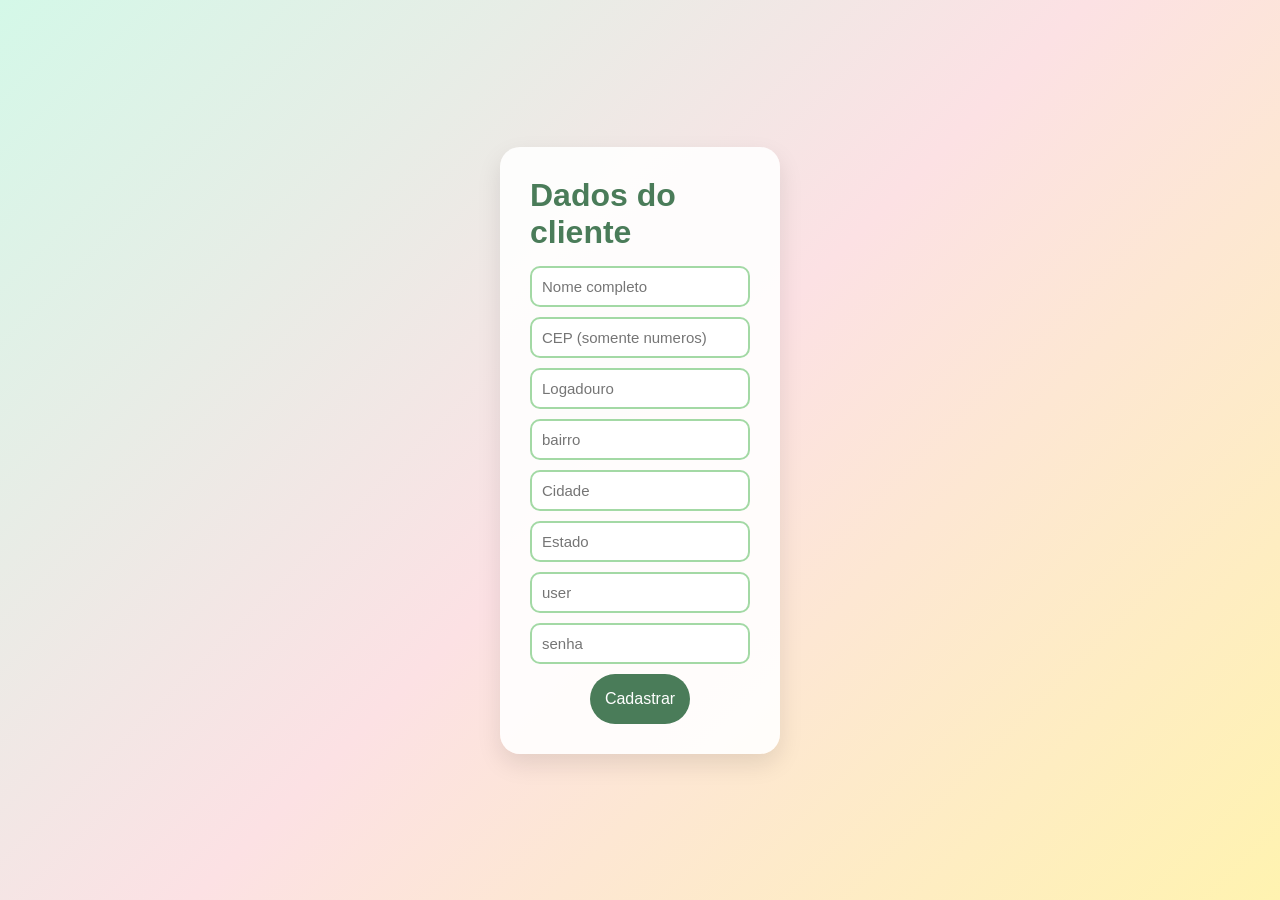
<file: index.html>
<!DOCTYPE html>
<html lang="en">
<head>
    <meta charset="UTF-8">
    <meta http-equiv="X-UA-Compatible" content="IE=edge">
    <meta name="viewport" content="width=device-width, initial-scale=1.0">
    <link rel="stylesheet" href="style.css">
    <title>TECH STORE LOGIN</title>
</head>
<body class="bg-login">
    <div class="container form-container"">
        <h1>Dados do cliente</h1>
        <form class="frmi" id="formCadastro">
            <input type="text" id="nome" placeholder="Nome completo" required>
            <input type="text" id="cep" placeholder="CEP (somente numeros)" maxlength="8" required>
            <input type="text" id="logradouro" placeholder="Logadouro" required>
            <input type="text" id="bairro" placeholder="bairro" required>
            <input type="text" id="cidade" placeholder="Cidade" required>
            <input type="text" id="estado" placeholder="Estado" required>
            <input type="text" id="user" placeholder="user" required>
            <input type="text" id="senha" placeholder="senha" required>

            <button type="submit" class="btn-primary">Cadastrar</button>
        </form>
        
    </div>

    <script src="script.js"></script>
</body>
</html>
</file>
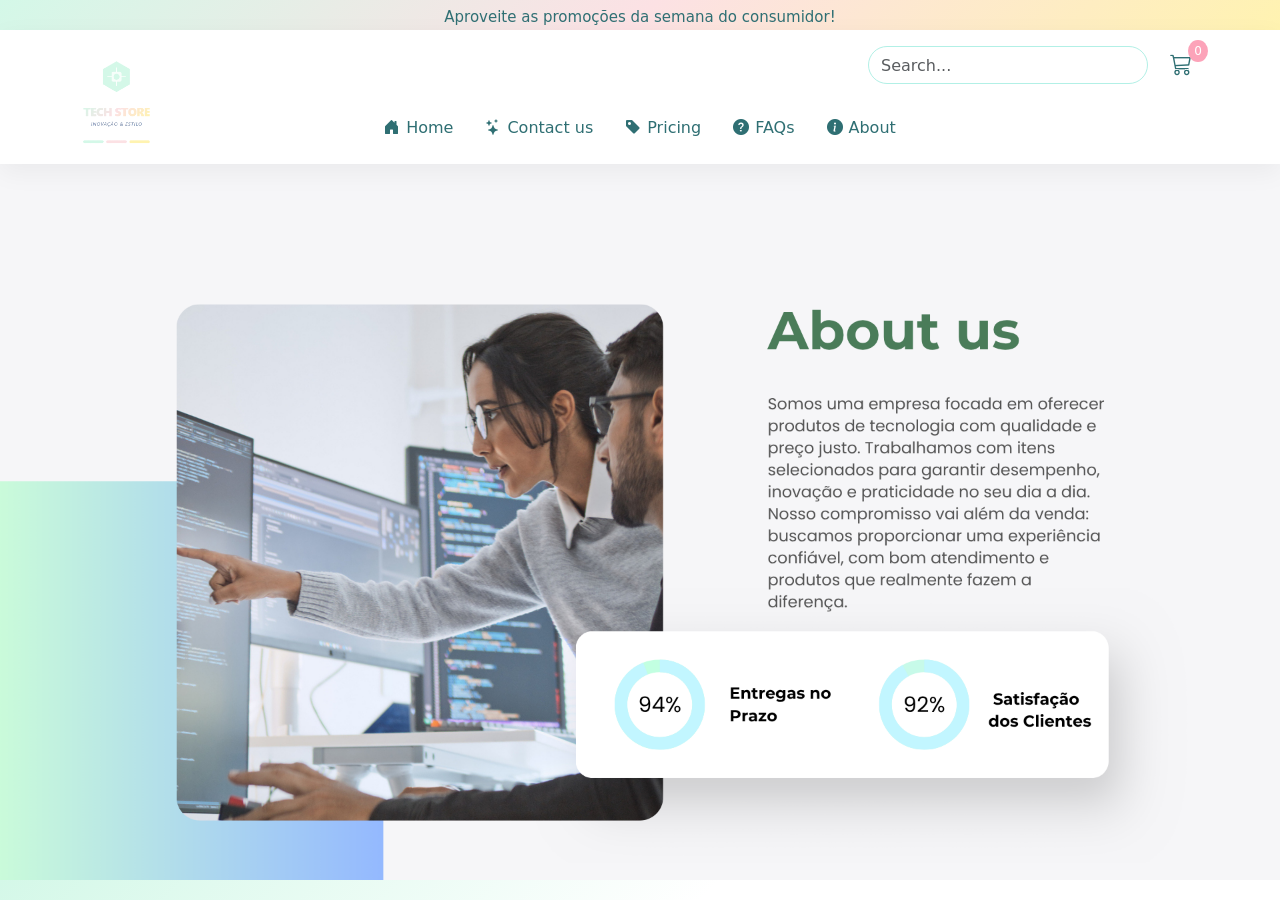
<file: about.html>
<!DOCTYPE html>
<html lang="en">
<head>
    <meta charset="UTF-8">
    <meta name="viewport" content="width=device-width, initial-scale=1.0">
    <title>ABOUT US</title>
    <link href="https://cdn.jsdelivr.net/npm/bootstrap@5.3.2/dist/css/bootstrap.min.css" rel="stylesheet">
    <link rel="stylesheet" href="home.css">
    <script src="https://cdn.jsdelivr.net/npm/bootstrap@5.3.2/dist/js/bootstrap.bundle.min.js"></script>
    <link rel="stylesheet" href="https://cdn.jsdelivr.net/npm/bootstrap-icons@1.11.3/font/bootstrap-icons.css">
</head>
<body>
        <!--
    ============================================================================
                                    HEADER PEQUENO GRADIENTE
    ==========================================================================
    -->
    <div class="headeramarelo">
        <p>Aproveite as promoções da semana do consumidor!</p>
      </div>
  
      <!--
      ============================================================================
                                      HEADER GRANDE INICIAL
      ==========================================================================
      -->
     <header class="p-3 header-pet">
  <div class="container position-relative">

    <!-- LINHA DE CIMA -->
    <div class="d-flex justify-content-end mb-4">
      <div class="d-flex align-items-center gap-3">

        <input type="search" class="form-control search-bar" placeholder="Search...">

        <!-- CARRINHO -->
        <button class="cart-icon" id="abrir-carrinho">
          <i class="bi bi-cart3"></i>
          <span id="contador">0</span>
        </button>

      </div>
    </div>

    <!-- LOGO CENTRAL -->
    <div class="logo-centro text-center">
      <img src="img/logotech.png" class="logo-central-img" alt="Logo tech store">
    </div>

    <!-- MENU DE BAIXO -->
    <ul class="nav justify-content-center mt-4">

      <li class="nav-item">
        <a class="nav-link" href="home.html">
          <i class="bi bi-house-door-fill"></i> Home
        </a>
      </li>

      <li class="nav-item">
        <a class="nav-link" href="contactus.html">
          <i class="bi bi-stars"></i> Contact us
        </a>
      </li>

      <li class="nav-item">
        <a class="nav-link" href="pricing.html">
          <i class="bi bi-tag-fill"></i> Pricing
        </a>
      </li>

      <li class="nav-item">
        <a class="nav-link" href="faqs.html">
          <i class="bi bi-question-circle-fill"></i> FAQs
        </a>
      </li>

      <li class="nav-item">
        <a class="nav-link" href="about.html">
          <i class="bi bi-info-circle-fill"></i> About
        </a>
      </li>

    </ul>

  </div>
</header>

    <img src="img/abtimg.png" class="aboutimg">

    

    

    
    <script src="carrinho.js"></script>

</body>
</html>
</file>
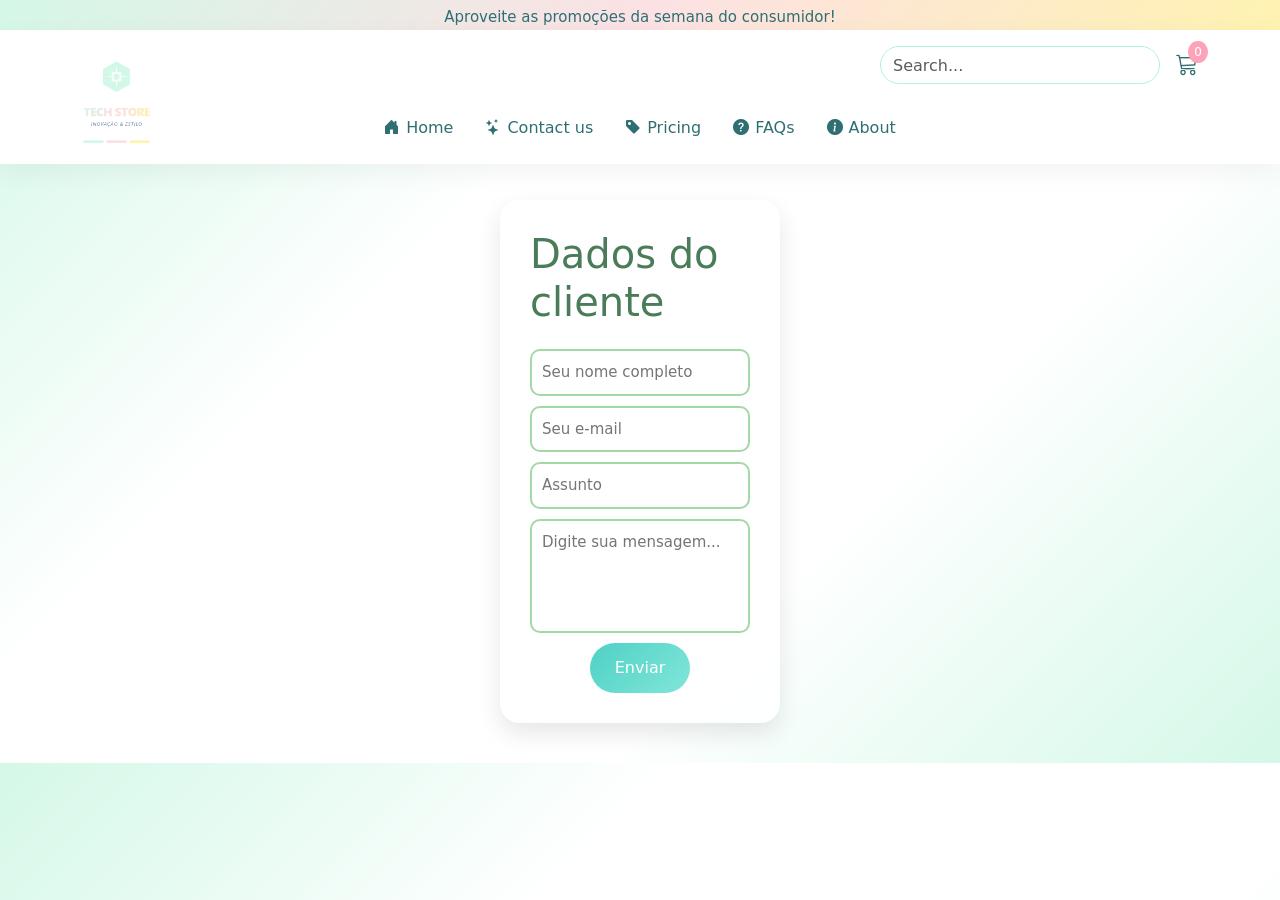
<file: contactus.html>
<!DOCTYPE html>
<html lang="en">
<head>
  <meta charset="UTF-8">
  <meta name="viewport" content="width=device-width, initial-scale=1.0">
  <title>FAQs</title>

  <link href="https://cdn.jsdelivr.net/npm/bootstrap@5.3.2/dist/css/bootstrap.min.css" rel="stylesheet">
  <link rel="stylesheet" href="https://cdn.jsdelivr.net/npm/bootstrap-icons@1.11.3/font/bootstrap-icons.css">
  <link rel="stylesheet" href="home.css">
  <link rel="stylesheet" href="style.css">

</head>

<body>

  <!-- HEADER PEQUENO -->
  <div class="headeramarelo">
    <p>Aproveite as promoções da semana do consumidor!</p>
  </div>

  <!-- HEADER GRANDE -->
  <header class="p-3 header-pet">
    <div class="container position-relative">

      <!-- LINHA DE CIMA -->
      <div class="d-flex justify-content-end mb-4">
        <div class="d-flex align-items-center gap-3">

          <input type="search" class="form-control search-bar" placeholder="Search...">

          <button class="cart-icon">
            <i class="bi bi-cart3"></i>
            <span id="contador">0</span>
          </button>

        </div>
      </div>

      <!-- LOGO -->
      <div class="logo-centro text-center">
        <img src="img/logotech.png" class="logo-central-img" alt="Logo tech store">
      </div>

      <!-- MENU -->
      <ul class="nav justify-content-center mt-4">

        <li class="nav-item">
          <a class="nav-link" href="home.html">
            <i class="bi bi-house-door-fill"></i> Home
          </a>
        </li>

        <li class="nav-item">
          <a class="nav-link" href="contactus.html">
            <i class="bi bi-stars"></i> Contact us
          </a>
        </li>

        <li class="nav-item">
          <a class="nav-link" href="pricing.html">
            <i class="bi bi-tag-fill"></i> Pricing
          </a>
        </li>

        <li class="nav-item">
          <a class="nav-link" href="faqs.html">
            <i class="bi bi-question-circle-fill"></i> FAQs
          </a>
        </li>

        <li class="nav-item">
          <a class="nav-link" href="#">
            <i class="bi bi-info-circle-fill"></i> About
          </a>
        </li>

      </ul>

    </div>
  </header>

  <div class="container form-container">
        <h1>Dados do cliente</h1>
        <form class="frmi" id="formContato">

            <input type="text" id="nome" placeholder="Seu nome completo" required>

            <input type="email" id="email" placeholder="Seu e-mail" required>

            <input type="text" id="assunto" placeholder="Assunto" required>

            <textarea id="mensagem" placeholder="Digite sua mensagem..." rows="4" required></textarea>

            <button type="submit" class="btn-primary">Enviar</button>

        </form>
        
    </div>

</body>
</html>
</file>
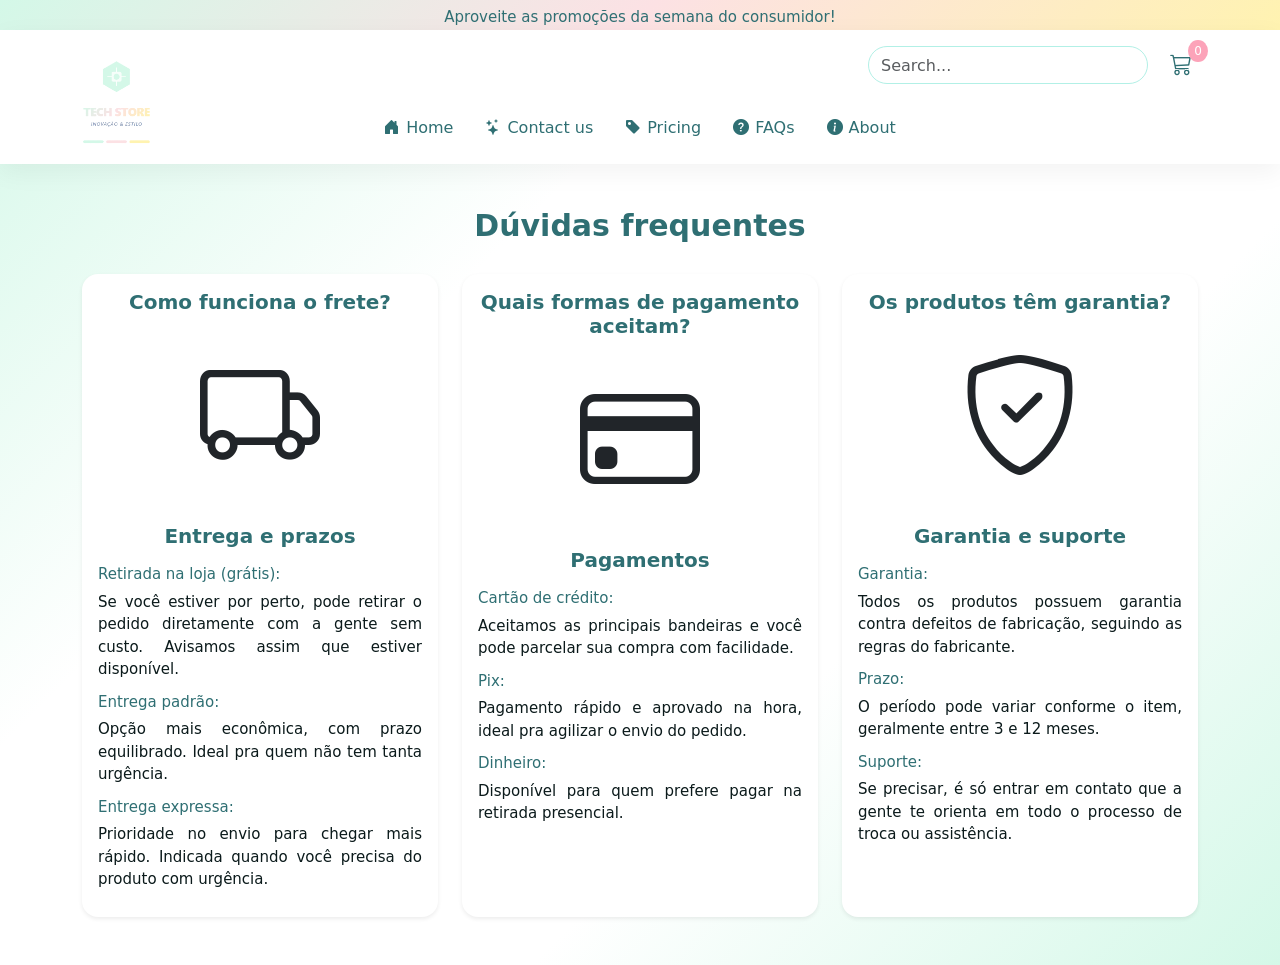
<file: faqs.html>
<!DOCTYPE html>
<html lang="en">
<head>
    <meta charset="UTF-8">
    <meta name="viewport" content="width=device-width, initial-scale=1.0">
    <title>FAQs</title>
    <link href="https://cdn.jsdelivr.net/npm/bootstrap@5.3.2/dist/css/bootstrap.min.css" rel="stylesheet">
    <link rel="stylesheet" href="home.css">
    <script src="https://cdn.jsdelivr.net/npm/bootstrap@5.3.2/dist/js/bootstrap.bundle.min.js"></script>
    <link rel="stylesheet" href="https://cdn.jsdelivr.net/npm/bootstrap-icons@1.11.3/font/bootstrap-icons.css">
</head>
<body>
        <!--
    ============================================================================
                                    HEADER PEQUENO GRADIENTE
    ==========================================================================
    -->
    <div class="headeramarelo">
        <p>Aproveite as promoções da semana do consumidor!</p>
      </div>
  
      <!--
      ============================================================================
                                      HEADER GRANDE INICIAL
      ==========================================================================
      -->
     <header class="p-3 header-pet">
  <div class="container position-relative">

    <!-- LINHA DE CIMA -->
    <div class="d-flex justify-content-end mb-4">
      <div class="d-flex align-items-center gap-3">

        <input type="search" class="form-control search-bar" placeholder="Search...">

        <!-- CARRINHO -->
        <button class="cart-icon" id="abrir-carrinho">
          <i class="bi bi-cart3"></i>
          <span id="contador">0</span>
        </button>

      </div>
    </div>

    <!-- LOGO CENTRAL -->
    <div class="logo-centro text-center">
      <img src="img/logotech.png" class="logo-central-img" alt="Logo tech store">
    </div>

    <!-- MENU DE BAIXO -->
    <ul class="nav justify-content-center mt-4">

      <li class="nav-item">
        <a class="nav-link" href="home.html">
          <i class="bi bi-house-door-fill"></i> Home
        </a>
      </li>

      <li class="nav-item">
        <a class="nav-link" href="contactus.html">
          <i class="bi bi-stars"></i> Contact us
        </a>
      </li>

      <li class="nav-item">
        <a class="nav-link" href="pricing.html">
          <i class="bi bi-tag-fill"></i> Pricing
        </a>
      </li>

      <li class="nav-item">
        <a class="nav-link" href="faqs.html">
          <i class="bi bi-question-circle-fill"></i> FAQs
        </a>
      </li>

      <li class="nav-item">
        <a class="nav-link" href="javascript:void(0)">
          <i class="bi bi-info-circle-fill"></i> About
        </a>
      </li>

    </ul>

  </div>
</header>


    <!-- ======================================================
                CARDS COM  DUVIDAS FREQUENCIAS 
====================================================== -->

    <section class="py-5">
    <div class="container">

        <h2 class="headertexto2">Dúvidas frequentes</h2>

        <div class="row row-cols-1 row-cols-md-2 row-cols-lg-3">

        <!-- card 1 -->
        <div class="col">
            <div class="card h-100 shadow-sm border-0 rounded-4">
            <div class="card-body d-flex flex-column">

                <h5 class="cardstexto">Como funciona o frete?</h5>
                <i class="bi bi-truck" style="font-size: 120px;"></i>
                <h5 class="cardstexto">Entrega e prazos</h5>

                <p class="texto_negrito_card_faqs">Retirada na loja (grátis):</p>
                <p class="texto_card_faqs">Se você estiver por perto, pode retirar o pedido diretamente com a gente sem custo. Avisamos assim que estiver disponível.</p>

                <p class="texto_negrito_card_faqs">Entrega padrão:</p>
                <p class="texto_card_faqs">Opção mais econômica, com prazo equilibrado. Ideal pra quem não tem tanta urgência.</p>

                <p class="texto_negrito_card_faqs">Entrega expressa:</p>
                <p class="texto_card_faqs">Prioridade no envio para chegar mais rápido. Indicada quando você precisa do produto com urgência.</p>

            </div>
            </div>
        </div>

        <!-- card 2 -->
        <div class="col">
            <div class="card h-100 shadow-sm border-0 rounded-4">
            <div class="card-body d-flex flex-column">

                <h5 class="cardstexto">Quais formas de pagamento aceitam?</h5>
                <i class="bi bi-credit-card" style="font-size: 120px;"></i>
                <h5 class="cardstexto">Pagamentos</h5>

                <p class="texto_negrito_card_faqs">Cartão de crédito:</p>
                <p class="texto_card_faqs">Aceitamos as principais bandeiras e você pode parcelar sua compra com facilidade.</p>

                <p class="texto_negrito_card_faqs">Pix:</p>
                <p class="texto_card_faqs">Pagamento rápido e aprovado na hora, ideal pra agilizar o envio do pedido.</p>

                <p class="texto_negrito_card_faqs">Dinheiro:</p>
                <p class="texto_card_faqs">Disponível para quem prefere pagar na retirada presencial.</p>

            </div>
            </div>
        </div>

        <!-- card 3 -->
        <div class="col">
            <div class="card h-100 shadow-sm border-0 rounded-4">
            <div class="card-body d-flex flex-column">

                <h5 class="cardstexto">Os produtos têm garantia?</h5>
                <i class="bi bi-shield-check" style="font-size: 120px;"></i>
                <h5 class="cardstexto">Garantia e suporte</h5>

                <p class="texto_negrito_card_faqs">Garantia:</p>
                <p class="texto_card_faqs">Todos os produtos possuem garantia contra defeitos de fabricação, seguindo as regras do fabricante.</p>

                <p class="texto_negrito_card_faqs">Prazo:</p>
                <p class="texto_card_faqs">O período pode variar conforme o item, geralmente entre 3 e 12 meses.</p>

                <p class="texto_negrito_card_faqs">Suporte:</p>
                <p class="texto_card_faqs">Se precisar, é só entrar em contato que a gente te orienta em todo o processo de troca ou assistência.</p>

            </div>
            </div>
        </div>

        </div>
    </div>
    </section>

   <!-- ======================== CARRINHO ====================== -->

    <div id="overlay"></div>  

    <div id="carrinho-lateral">

        <div class="carrinho-header">
            <h5>Seu Carrinho</h5>
            <button id="fechar-carrinho">✖</button>
        </div>

        <div id="lista-carrinho"></div>

        <div class="carrinho-footer">
            <strong>Total: R$ <span id="total">0.00</span></strong>
        </div>

        <button class="btn-primary">Pagar</button>

    </div>

    
    <script src="carrinho.js"></script>

</body>
</html>
</file>
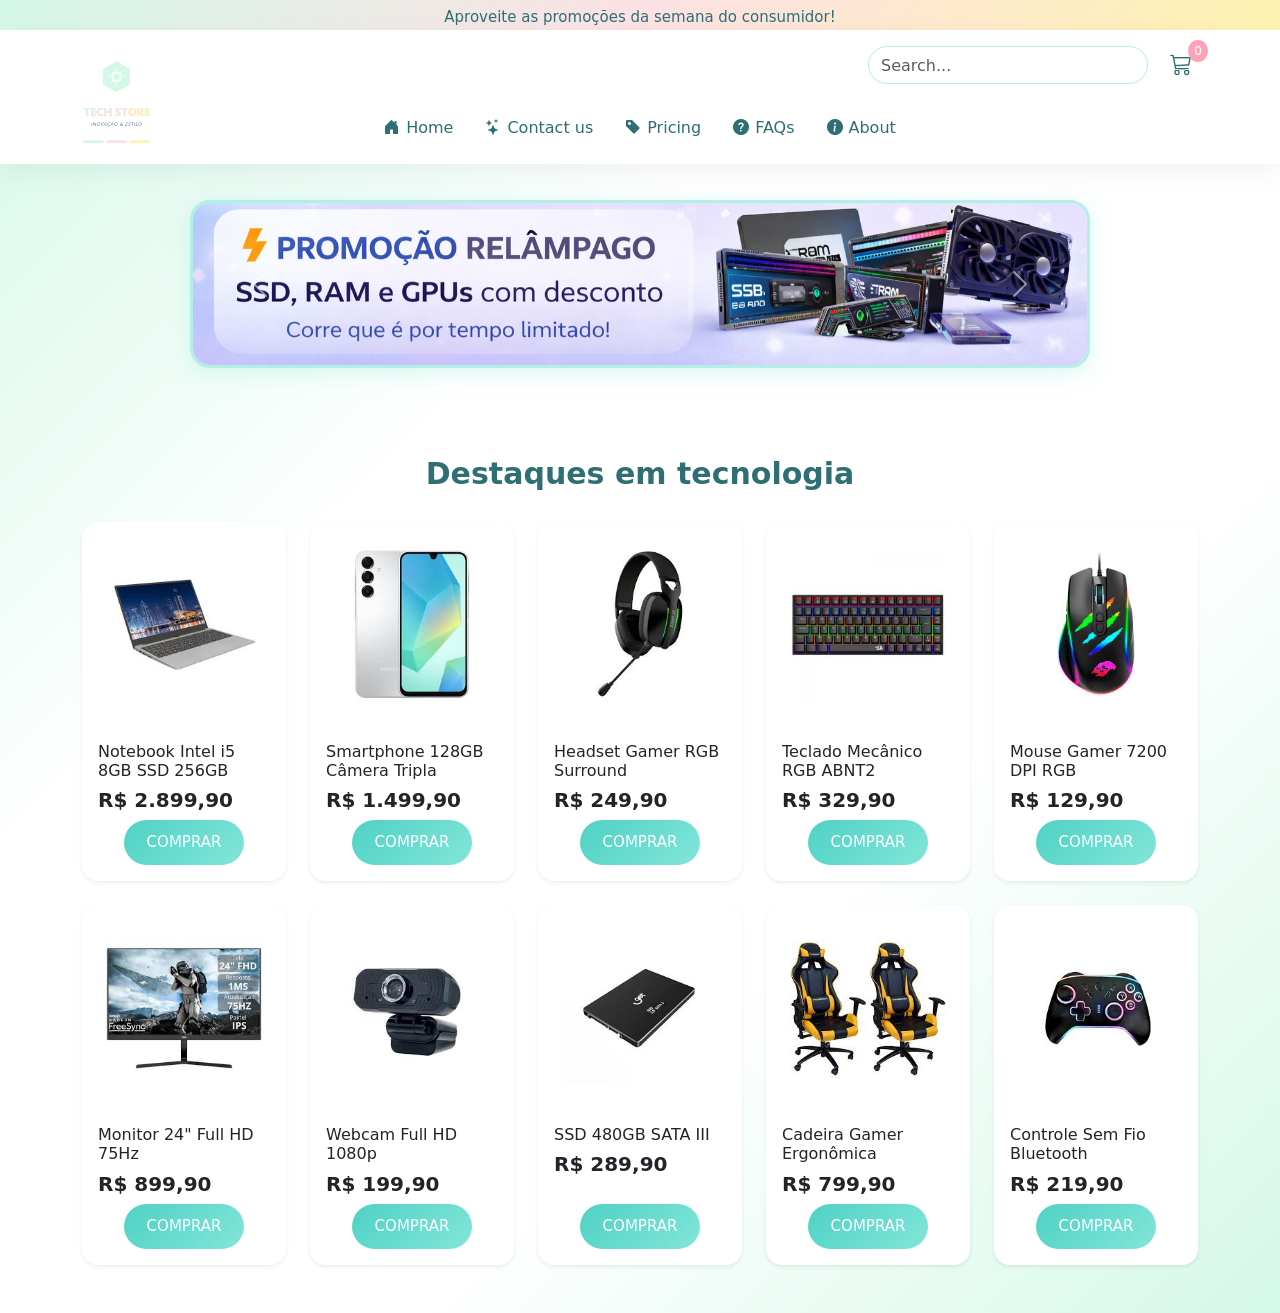
<file: home.html>
<!DOCTYPE html>
<html lang="en">
  <head>
    <meta charset="UTF-8">
    <meta http-equiv="X-UA-Compatible" content="IE=edge">
    <meta name="viewport" content="width=device-width, initial-scale=1.0">

    <link href="https://cdn.jsdelivr.net/npm/bootstrap@5.3.2/dist/css/bootstrap.min.css" rel="stylesheet">
    <link rel="stylesheet" href="home.css">
    <script src="https://cdn.jsdelivr.net/npm/bootstrap@5.3.2/dist/js/bootstrap.bundle.min.js"></script>
    <link rel="stylesheet" href="https://cdn.jsdelivr.net/npm/bootstrap-icons@1.11.3/font/bootstrap-icons.css">

    <title>Document</title>
</head>
<body>
    <!--
    ============================================================================
                                    HEADER PEQUENO GRADIENTE
    ==========================================================================
    -->
    <div class="headeramarelo">
        <p>Aproveite as promoções da semana do consumidor!</p>
      </div>
  
      <!--
      ============================================================================
                                      HEADER GRANDE INICIAL
      ==========================================================================
      -->
     <header class="p-3 header-pet">
  <div class="container position-relative">

    <!-- LINHA DE CIMA -->
    <div class="d-flex justify-content-end mb-4">
      <div class="d-flex align-items-center gap-3">

        <input type="search" class="form-control search-bar" placeholder="Search...">

        <!-- CARRINHO -->
        <button class="cart-icon" id="abrir-carrinho">
          <i class="bi bi-cart3"></i>
          <span id="contador">0</span>
        </button>

      </div>
    </div>

    <!-- LOGO CENTRAL -->
    <div class="logo-centro text-center">
      <img src="img/logotech.png" class="logo-central-img" alt="Logo tech store">
    </div>

    <!-- MENU DE BAIXO -->
    <ul class="nav justify-content-center mt-4">

      <li class="nav-item">
        <a class="nav-link" href="home.html">
          <i class="bi bi-house-door-fill"></i> Home
        </a>
      </li>

      <li class="nav-item">
        <a class="nav-link" href="contactus.html">
          <i class="bi bi-stars"></i> Contact us
        </a>
      </li>

      <li class="nav-item">
        <a class="nav-link" href="pricing.html">
          <i class="bi bi-tag-fill"></i> Pricing
        </a>
      </li>

      <li class="nav-item">
        <a class="nav-link" href="faqs.html">
          <i class="bi bi-question-circle-fill"></i> FAQs
        </a>
      </li>

      <li class="nav-item">
        <a class="nav-link" href="about.html">
          <i class="bi bi-info-circle-fill"></i> About
        </a>
      </li>

    </ul>

  </div>
</header>

<!-- 
========================= CARROSEL DE IMGS ===========================
======================================================================-->
<div class="carousel-wrapper">  

  <div id="carouselExampleControls" class="carousel slide" data-bs-ride="carousel">
    <div class="carousel-inner">

      <div class="carousel-item active">
        <img src="img/hd3.png" class="d-block w-100" alt="Banner 1">
      </div>

      <div class="carousel-item">
        <img src="img/hd2.png" class="d-block w-100" alt="Banner 2">
      </div>

      <div class="carousel-item">
        <img src="img/hd1.png" class="d-block w-100" alt="Banner 3">
      </div>

    </div>

    <button class="carousel-control-prev" type="button"
            data-bs-target="#carouselExampleControls"
            data-bs-slide="prev">
      <span class="carousel-control-prev-icon"></span>
    </button>

    <button class="carousel-control-next" type="button"
            data-bs-target="#carouselExampleControls"
            data-bs-slide="next">
      <span class="carousel-control-next-icon"></span>
    </button>

  </div>

</div> 

    <!-- ======================================================
                SEÇÃO FAVORITOS (estilo Album)
====================================================== -->

    <section class="py-5">
    <div class="container">

        <h2 class="headertexto2">Destaques em tecnologia</h2>

        <div class="row row-cols-1 row-cols-sm-2 row-cols-md-3 row-cols-lg-5 g-4">

        <!-- PRODUTO 1 -->
        <div class="col">
            <div class="card h-100 shadow-sm border-0 rounded-4">
            <img src="img/1.jpg" class="card-img-top p-4" alt="Notebook">
            <div class="card-body d-flex flex-column">
                <h6 class="card-title">Notebook Intel i5 8GB SSD 256GB</h6>
                <h5 class="fw-bold">R$ 2.899,90</h5>
                <div class="mt-auto">
                <button class="btn-primary btn-comprar"
                    data-nome="Notebook Intel i5 8GB SSD 256GB"
                    data-preco="2899.90">
                    COMPRAR
                </button>
                </div>
            </div>
            </div>
        </div>

        <!-- PRODUTO 2 -->
        <div class="col">
            <div class="card h-100 shadow-sm border-0 rounded-4">
            <img src="img/2.jpg" class="card-img-top p-4" alt="Smartphone">
            <div class="card-body d-flex flex-column">
                <h6 class="card-title">Smartphone 128GB Câmera Tripla</h6>
                <h5 class="fw-bold">R$ 1.499,90</h5>
                <div class="mt-auto">
                <button class="btn-primary btn-comprar"
                    data-nome="Smartphone 128GB Câmera Tripla"
                    data-preco="1499.90">
                    COMPRAR
                </button>
                </div>
            </div>
            </div>
        </div>

        <!-- PRODUTO 3 -->
        <div class="col">
            <div class="card h-100 shadow-sm border-0 rounded-4">
            <img src="img/3.jpg" class="card-img-top p-4" alt="Headset Gamer">
            <div class="card-body d-flex flex-column">
                <h6 class="card-title">Headset Gamer RGB Surround</h6>
                <h5 class="fw-bold">R$ 249,90</h5>
                <div class="mt-auto">
                <button class="btn-primary btn-comprar"
                    data-nome="Headset Gamer RGB Surround"
                    data-preco="249.90">
                    COMPRAR
                </button>
                </div>
            </div>
            </div>
        </div>

        <!-- PRODUTO 4 -->
        <div class="col">
            <div class="card h-100 shadow-sm border-0 rounded-4">
            <img src="img/4.jpg" class="card-img-top p-4" alt="Teclado Mecânico">
            <div class="card-body d-flex flex-column">
                <h6 class="card-title">Teclado Mecânico RGB ABNT2</h6>
                <h5 class="fw-bold">R$ 329,90</h5>
                <div class="mt-auto">
                <button class="btn-primary btn-comprar"
                    data-nome="Teclado Mecânico RGB ABNT2"
                    data-preco="329.90">
                    COMPRAR
                </button>
                </div>
            </div>
            </div>
        </div>

        <!-- PRODUTO 5 -->
        <div class="col">
            <div class="card h-100 shadow-sm border-0 rounded-4">
            <img src="img/5.jpg" class="card-img-top p-4" alt="Mouse Gamer">
            <div class="card-body d-flex flex-column">
                <h6 class="card-title">Mouse Gamer 7200 DPI RGB</h6>
                <h5 class="fw-bold">R$ 129,90</h5>
                <div class="mt-auto">
                <button class="btn-primary btn-comprar"
                    data-nome="Mouse Gamer 7200 DPI RGB"
                    data-preco="129.90">
                    COMPRAR
                </button>
                </div>
            </div>
            </div>
        </div>

          <!-- PRODUTO 6 -->
  <div class="col">
    <div class="card h-100 shadow-sm border-0 rounded-4">
      <img src="img/6.jpg" class="card-img-top p-4" alt="Monitor">
      <div class="card-body d-flex flex-column">
        <h6 class="card-title">Monitor 24" Full HD 75Hz</h6>
        <h5 class="fw-bold">R$ 899,90</h5>
        <div class="mt-auto">
          <button class="btn-primary btn-comprar"
            data-nome="Monitor 24 Full HD 75Hz"
            data-preco="899.90">
            COMPRAR
          </button>
        </div>
      </div>
    </div>
  </div>

  <!-- PRODUTO 7 -->
  <div class="col">
    <div class="card h-100 shadow-sm border-0 rounded-4">
      <img src="img/7.jpg" class="card-img-top p-4" alt="Webcam">
      <div class="card-body d-flex flex-column">
        <h6 class="card-title">Webcam Full HD 1080p</h6>
        <h5 class="fw-bold">R$ 199,90</h5>
        <div class="mt-auto">
          <button class="btn-primary btn-comprar"
            data-nome="Webcam Full HD 1080p"
            data-preco="199.90">
            COMPRAR
          </button>
        </div>
      </div>
    </div>
  </div>

  <!-- PRODUTO 8 -->
  <div class="col">
    <div class="card h-100 shadow-sm border-0 rounded-4">
      <img src="img/8.jpg" class="card-img-top p-4" alt="SSD">
      <div class="card-body d-flex flex-column">
        <h6 class="card-title">SSD 480GB SATA III</h6>
        <h5 class="fw-bold">R$ 289,90</h5>
        <div class="mt-auto">
          <button class="btn-primary btn-comprar"
            data-nome="SSD 480GB SATA III"
            data-preco="289.90">
            COMPRAR
          </button>
        </div>
      </div>
    </div>
  </div>

  <!-- PRODUTO 9 -->
  <div class="col">
    <div class="card h-100 shadow-sm border-0 rounded-4">
      <img src="img/9.jpg" class="card-img-top p-4" alt="Cadeira Gamer">
      <div class="card-body d-flex flex-column">
        <h6 class="card-title">Cadeira Gamer Ergonômica</h6>
        <h5 class="fw-bold">R$ 799,90</h5>
        <div class="mt-auto">
          <button class="btn-primary btn-comprar"
            data-nome="Cadeira Gamer Ergonômica"
            data-preco="799.90">
            COMPRAR
          </button>
        </div>
      </div>
    </div>
  </div>

  <!-- PRODUTO 10 -->
  <div class="col">
    <div class="card h-100 shadow-sm border-0 rounded-4">
      <img src="img/10.jpg" class="card-img-top p-4" alt="Controle">
      <div class="card-body d-flex flex-column">
        <h6 class="card-title">Controle Sem Fio Bluetooth</h6>
        <h5 class="fw-bold">R$ 219,90</h5>
        <div class="mt-auto">
          <button class="btn-primary btn-comprar"
            data-nome="Controle Sem Fio Bluetooth"
            data-preco="219.90">
            COMPRAR
          </button>
        </div>
      </div>
    </div>
  </div>

        </div>
    </div>
    </section>

   <!-- ======================== CARRINHO ====================== -->

    <div id="overlay"></div>  

    <div id="carrinho-lateral">

        <div class="carrinho-header">
            <h5>Seu Carrinho</h5>
            <button id="fechar-carrinho">✖</button>
        </div>

        <div id="lista-carrinho"></div>

        <div class="carrinho-footer">
            <strong>Total: R$ <span id="total">0.00</span></strong>
        </div>

        <button onclick="Pg_open()" class="btn-primary">Pagar</button>

    </div>

    
    <script src="carrinho.js">
      
    </script>
</body>
</file>
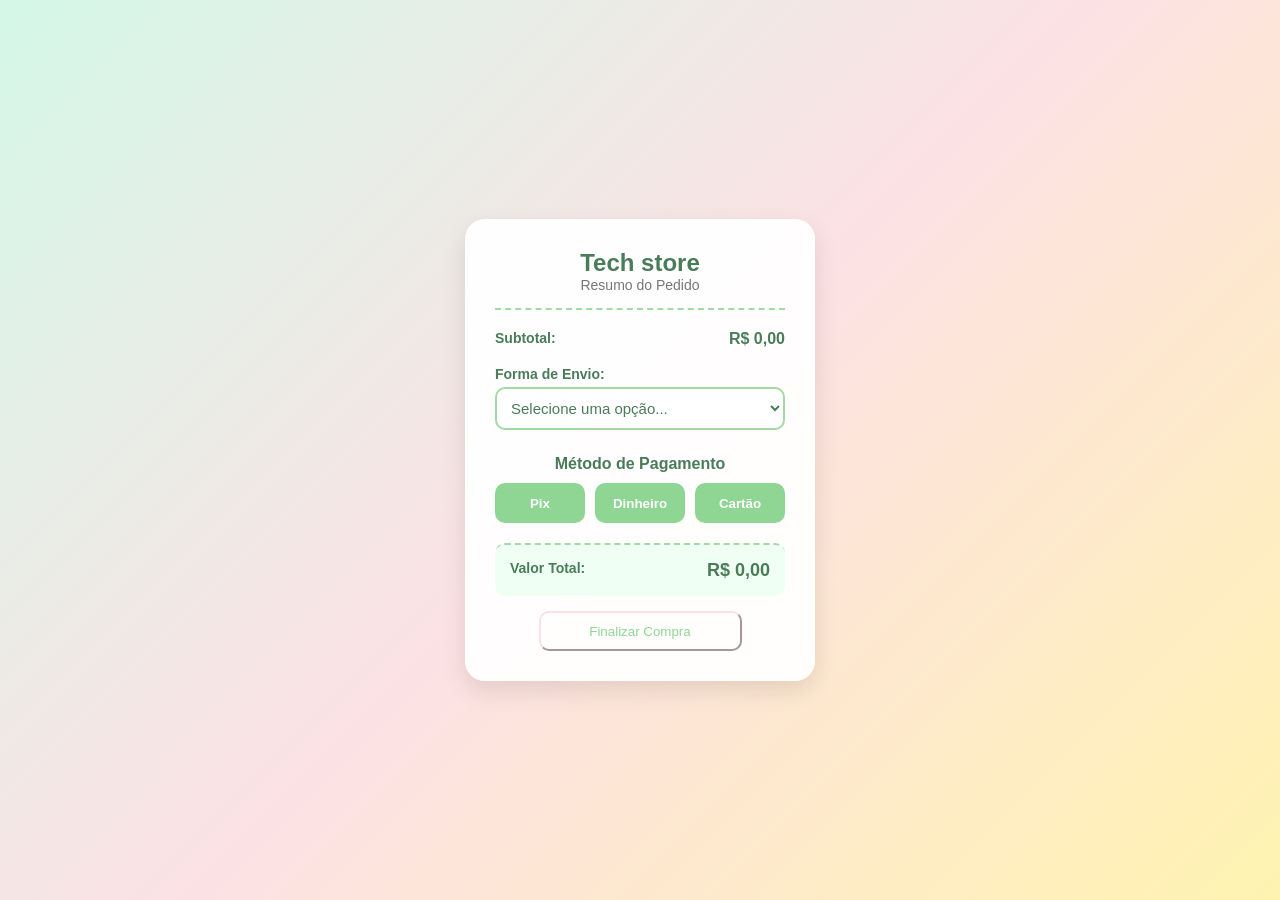
<file: pagamento.html>
<!DOCTYPE html>
<html lang="pt-br">
<head>
    <meta charset="UTF-8">
    <meta http-equiv="X-UA-Compatible" content="IE=edge">
    <meta name="viewport" content="width=device-width, initial-scale=1.0">
    <link rel="stylesheet" href="stylePg.css">
    <title>Faturamento | Pagamento</title>
    <script src="pagamento.js" defer></script>
    <script>
      document.addEventListener("DOMContentLoaded", () => {
            const td = localStorage.getItem('td') || "0.00"; 
            const spanSubtotal = document.getElementById('valor-subtotal');
            spanSubtotal.textContent = `R$ ${parseFloat(td).toFixed(2).replace('.', ',')}`;
            spanSubtotal.setAttribute('data-valor', td.toFixed(2));
        });
    </script>
</head>
<body>
    <main class="container">
        <header class="cabecalho-empresa">
            <h2>Tech store</h2>
            <p>Resumo do Pedido</p>
        </header>

        <section class="detalhes-pedido">
            <div class="linha-valor">
                <label>Subtotal:</label>
                <span id="valor-subtotal" data-valor="00.00">R$ 00,00</span>
            </div>

            <div class="form-envio">
                <label for="opcoes-envio">Forma de Envio:</label>
                <select id="opcoes-envio" class="select-envio">
                    <option value="0" disabled selected>Selecione uma opção...</option>
                    <option value="30.00">Entrega Express - R$ 30,00</option>
                    <option value="15.00">Entrega Normal - R$ 15,00</option>
                    <option value="0.00">Retirada na Loja - Grátis</option>
                </select>
            </div>
        </section>

      <section class="metodos-pagamento">
            <p class="titulo-pagamento">Método de Pagamento</p>
            <div class="area-botoes">
                <button type="button" class="check_button" name="set_pg" onclick="set_medodo_pagamento(this.id)" id="Pix">Pix</button>
                <button type="button" class="check_button" name="set_pg" onclick="set_medodo_pagamento(this.id)" id="Dinheiro">Dinheiro</button>
                <button type="button" class="check_button" name="set_pg" onclick="set_medodo_pagamento(this.id)" id="Cartão">Cartão</button>  
            </div>

            <div id="area-parcelas" style="display: none; margin-top: 15px;">
                <label for="qtd-parcelas">Número de Parcelas:</label>
                <select id="qtd-parcelas" class="select-envio" onchange="calcularValores()">
                    <option value="1">1x sem juros</option>
                    <option value="2">2x sem juros</option>
                    <option value="3">3x sem juros</option>
                    <option value="4">4x sem juros</option>
                    <option value="5">5x sem juros</option>
                    <option value="6">6x sem juros</option>
                </select>
                <p id="info-parcela" style="margin-top: 10px; font-weight: bold; text-align: center; color: #4a7c59;"></p>
            </div>
        </section>


        <footer class="rodape">
           <div class="rodape-total">
            <label>Valor Total:</label>
            <span id="valor-total">R$ 0,00</span>
            </diV>
            <input id = "finalizar-compra" type="button" onclick="finalizar_compra()" value="Finalizar Compra">
        </footer>
        
        
    </main>

    <div id="modal-sucesso" class="modal-overlay">
        <div class="modal-card">
            <div class="icone-sucesso">✅</div>
            <h3>Pagamento Confirmado!</h3>
            <p>Você escolheu pagar via: <strong id="metodo-escolhido"></strong></p>
            <button class="btn-fechar" onclick="fecharModal()">Fechar</button>
        </div>
    </div>
</body>
</html>
</file>
<file: style.css>
/* Reset */
* {
    margin: 0;
    padding: 0;
    box-sizing: border-box;
}

/* Fundo primavera */

.bg-login {
    font-family: 'Segoe UI', Tahoma, Geneva, Verdana, sans-serif;
    background: linear-gradient(135deg, #d4f8e8, #fce1e4, #fff3b0);
    height: 100vh;
    display: flex;
    align-items: center;
    justify-content: center;
}

.buttomm {
    color: #8fd694;
    border-radius: 50px;
}

/* Container */
.form-container {
    background: rgba(255, 255, 255, 0.9);
    padding: 30px;
    border-radius: 20px;
    box-shadow: 0 10px 25px rgba(0, 0, 0, 0.1);

    display: flex;
    flex-direction: column;
    gap: 15px;
    width: 280px;
    margin: 40px auto;
}

/* Labels */
label {
    font-weight: 600;
    color: #4a7c59;
    font-size: 14px;
}

/* Inputs */
input {
    width: 100%;
    padding: 10px;
    border-radius: 10px;
    border: 2px solid #a3d9a5;
    outline: none;
    font-size: 15px;
    transition: 0.3s;
}

/* Foco */
input:focus {
    border-color: #ffb7c5;
    box-shadow: 0 0 8px rgba(255, 183, 197, 0.5);
}

/* Total */
input[readonly] {
    background-color: #f0fff4;
    border: 2px dashed #8fd694;
    font-weight: bold;
}

.h5,h1 {
    color: #4a7c59;
}

.btn-primary {
    color: white;
    background-color: #4a7c59;
    border: none;
    border-radius: 50px;
    height: 50px;
    width: 100px;
    font-size: 16px;

    display: block;
    margin: 0 auto; 
}

.frmi { 
    display: flex;
    flex-direction: column;
    gap: 10px; /*Para colocar espaço entre os itens*/
}

textarea {
  width: 100%;
  padding: 10px;
  border-radius: 10px;
  border: 2px solid #a3d9a5;
  outline: none;
  font-size: 15px;
  transition: 0.3s;
  resize: none;
}

textarea:focus {
  border-color: #ffb7c5;
  box-shadow: 0 0 8px rgba(255, 183, 197, 0.5);
}
</file>
<file: home.css>
/* ================= HEADER AMARELO ================= */
.headeramarelo {
  color: #2f6f73;
  background: linear-gradient(135deg, #d4f8e8, #fce1e4, #fff3b0);
  font-size: 15px;
  font-family: system-ui, -apple-system, "Segoe UI", Roboto, Arial;
  font-weight: 500;

  display: flex;
  align-items: center;
  justify-content: center;

  padding: 6px 0;
  margin: 0;

  position: fixed;
  top: 0;
  width: 100%;
  z-index: 1000;
}

.headeramarelo p {
  margin: 0;
}

/* ================= HEADER ================= */
.header-pet {
  background: linear-gradient ( #d4f8e8, white, #d4f8e8, #d4f8e8);
  box-shadow: 0 8px 25px rgba(0, 0, 0, 0.05);
  position: fixed;
  top: 30px; 
  width: 100%;
  z-index: 1000;
  background: white;
}

/* ================= LOGO ================= */
.logo-centro {
  position: absolute;
  top: 50%;
  left: 0;
  transform: translateY(-50%);
}

.logo-central-img {
  height: 100px;
}

/* ================= SEARCH ================= */
.search-bar {
  width: 280px;
  height: 38px;
  border-radius: 50px;
  border: 1px solid #b2f0e6;
}

/* ================= CAROUSEL ================= */
.carousel-wrapper {
  max-width: 900px;
  margin: 40px auto;
  border: 3px solid #b2f0e6;
  border-radius: 20px;
  overflow: hidden;
  box-shadow: 0 4px 20px rgba(178, 240, 230, 0.5);

}

/* ================= TÍTULO ================= */
.headertexto2 {
  font-family: system-ui, -apple-system, "Segoe UI", Roboto, Arial;
  color: #2f6f73;
  font-size: 30px;
  font-weight: 700;

  display: flex;
  justify-content: center;

  margin-bottom: 30px;
}
.card-body i {
  display: block;
  margin: 0 auto 15px auto;
}

.cardstexto {
  font-family: system-ui, -apple-system, "Segoe UI", Roboto, Arial;
  color: #2f6f73;
  font-size: 20px;
  font-weight: 700;
  text-align: center;
  margin-bottom: 15px;
}

.texto_negrito_card_faqs {
  font-family: system-ui, -apple-system, "Segoe UI", Roboto, Arial;
  color: #2f6f73;
  font-size: 15px;
  font-weight: 500;
  margin-bottom: 5px;
}

.texto_card_faqs {
  font-family: system-ui, -apple-system, "Segoe UI", Roboto, Arial;
  color: #0b1a1b;
  font-size: 15px;
  font-weight: 200;
  margin-bottom: 10px;
  text-align: justify;
  line-height: 1.5;
}

/* ================= CARDS ================= */
.card {
  background: #ffffff;
  border-radius: 20px;
  transition: 0.3s;
}

.card:hover {
  transform: translateY(-5px);
  box-shadow: 0 10px 25px rgba(252, 161, 185, 0.2);
}

/* ================= BOTÃO COMPRAR ================= */
.btn-primary {
  color: white;
  background: linear-gradient(135deg, #4fd1c5, #81e6d9);
  border: none;
  border-radius: 50px;
  height: 45px;
  width: 120px;
  font-size: 15px;

  display: block;
  margin: 0 auto;
  transition: 0.3s;
}

.btn-primary:hover {
  background: linear-gradient(135deg, #38b2ac, #5eead4);
  transform: scale(1.05);
  cursor: pointer;
}

/* ================= CARRINHO ICON ================= */
.cart-icon {
  background: none;
  border: none;
  font-size: 22px;
  position: relative;
  cursor: pointer;
  color: #2f6f73;
  transition: 0.3s;
}

.cart-icon:hover {
  background: #fce1e4;
  border-radius: 50%;
  transform: scale(1.1);
}

/* contador */
#contador {
  font-size: 12px;
  background: #fca3b9;
  color: white;
  border-radius: 50%;
  padding: 2px 6px;
  position: absolute;
  top: -8px;
  right: -10px;
}

/* ================= NAV ================= */
.nav-link {
  display: flex;
  align-items: center;
  gap: 6px;
  color: #2f6f73;
  font-weight: 500;
  transition: 0.3s;
}

.nav-link:hover {
  color: #fca3b9;
}

/* ================= OVERLAY ================= */
#overlay {
  position: fixed;
  top: 0;
  left: 0;
  width: 100%;
  height: 100%;

  background: rgba(0, 0, 0, 0.5);
  display: none;
  z-index: 999;
}

#overlay.ativo {
  display: block;
}

/* ================= CARRINHO LATERAL ================= */
#carrinho-lateral {
  position: fixed;
  top: 0;
  right: -400px;
  width: 350px;
  height: 100%;

  background: #ffffff;
  box-shadow: -5px 0 20px rgba(0,0,0,0.15);
  transition: right 0.3s ease;

  z-index: 1000;
  padding: 20px;
  display: flex;
  flex-direction: column;
}

#carrinho-lateral.ativo {
  right: 0;
}

/* ================= HEADER DO CARRINHO ================= */
.carrinho-header {
  display: flex;
  justify-content: space-between;
  align-items: center;
  border-bottom: 2px solid #fce1e4;
  padding-bottom: 10px;
  color: #2f6f73;
}

/* ================= LISTA ================= */
#lista-carrinho {
  flex: 1;
  overflow-y: auto;
  margin-top: 15px;
}

/* ================= ITEM ================= */
.item-carrinho {
  border-bottom: 1px solid #eee;
  padding: 10px 0;
}

.item-carrinho p {
  margin: 0;
  font-size: 14px;
}

.item-carrinho strong {
  color: #2f6f73;
}

/* ================= FOOTER ================= */
.carrinho-footer {.
  border-top: 2px solid #fce1e4;
  padding-top: 10px;
  margin-top: 10px;
  color: #2f6f73;
}

/* ================= BOTÃO FECHAR ================= */
#fechar-carrinho {
  border: none;
  background: none;
  font-size: 20px;
  cursor: pointer;
  color: #fca3b9;
}

/* ================= FUNDO GERAL ================= */
body {
  background: linear-gradient(135deg, #d4f8e8, white, white, #d4f8e8);
  padding-top: 160px;
}

.aboutimg {
  margin: 0% auto;
  width: 100%;
  height: 100%;
}
</file>
<file: stylePg.css>
/* Reset */
* {
    margin: 0;
    padding: 0;
    box-sizing: border-box;
}

body {
    font-family: 'Segoe UI', Tahoma, Geneva, Verdana, sans-serif;
    background: linear-gradient(135deg, #d4f8e8, #fce1e4, #fff3b0);
    min-height: 100vh;
    display: flex;
    align-items: center;
    justify-content: center;
    color: #4a7c59;
}


/* Container Principal */
.container {
    background: rgba(255, 255, 255, 0.95);
    padding: 30px;
    border-radius: 20px;
    box-shadow: 0 10px 25px rgba(0, 0, 0, 0.1);
    display: flex;
    flex-direction: column;
    width: 100%;
    max-width: 350px;
}

/* Cabeçalho */
.cabecalho-empresa {
    text-align: center;
    margin-bottom: 20px;
    padding-bottom: 15px;
    border-bottom: 2px dashed #a3d9a5;
}

.cabecalho-empresa h2 {
    color: #4a7c59;
}

.cabecalho-empresa p {
    font-size: 14px;
    color: #777;
}

/* Detalhes do Pedido */
.detalhes-pedido {
    display: flex;
    flex-direction: column;
    gap: 15px;
    margin-bottom: 25px;
}

.linha-valor {
    display: flex;
    justify-content: space-between;
    font-size: 16px;
    font-weight: bold;
}

label {
    font-weight: 600;
    font-size: 14px;
    margin-bottom: 5px;
    display: block;
}

/* Select de Envio */
.select-envio {
    width: 100%;
    padding: 10px;
    border-radius: 10px;
    border: 2px solid #a3d9a5;
    outline: none;
    font-size: 15px;
    background-color: #fff;
    color: #4a7c59;
    cursor: pointer;
    transition: 0.3s;
}

.select-envio:focus {
    border-color: #ffb7c5;
    box-shadow: 0 0 8px rgba(255, 183, 197, 0.5);
}

/* Botões */
.titulo-pagamento {
    font-weight: 600;
    margin-bottom: 10px;
    text-align: center;
}

.area-botoes {
    display: flex;
    gap: 10px;
    justify-content: space-between;
}

.check_button {
    flex: 1;
    height: 40px;
    text-align: center;
    color: #fff;
    background-color: #8fd694;
    border-radius: 10px;
    border: none;
    font-weight: bold;
    cursor: pointer;
    transition: transform 0.2s, background-color 0.2s;
}

.check_button:hover {
    transform: scale(1.05); 
    background-color: #7bc480;
}


/* Rodapé Total */
.rodape-total {
    display: flex;
    justify-content: space-between;
    align-items: center;
    padding-top: 15px;
    border-top: 2px dashed #a3d9a5;
    font-size: 18px;
    font-weight: 800;
    background-color: #f0fff4;
    padding: 15px;
    border-radius: 10px;
    margin-top: 20px;
}

/* =========================================
   CARD (MODAL)
   ========================================= */
.modal-overlay {
    position: fixed;
    top: 0;
    left: 0;
    width: 100%;
    height: 100%;
    background: rgba(0, 0, 0, 0.4);
    display: none;
    align-items: center;
    justify-content: center;
    z-index: 1000;
    opacity: 0;
    transition: opacity 0.3s ease;
}

.modal-overlay.ativo {
    display: flex;
    opacity: 1;
}

.modal-card {
    background: #fff;
    padding: 30px;
    border-radius: 20px;
    text-align: center;
    max-width: 300px;
    width: 90%;
    box-shadow: 0 15px 30px rgba(0, 0, 0, 0.2);
    transform: translateY(50px);
    transition: transform 0.3s ease;
}

.modal-overlay.ativo .modal-card {
    transform: translateY(0);
}

.icone-sucesso {
    font-size: 40px;
    margin-bottom: 10px;
}

.btn-fechar {
    background-color: #ffb7c5;
    color: #fff;
    border: none;
    padding: 10px 20px;
    border-radius: 10px;
    font-weight: bold;
    cursor: pointer;
    width: 100%;
    margin-top: 15px;
    transition: 0.2s;
}

.btn-fechar:hover {
    background-color: #fc99ab;
}
.rodape {
    display: flex;
    flex-direction: column;
}

.rodape input {
    /* Removi o display: flex daqui */
    display: block; 
    align-self: center;
    margin-top: 15px;
    width: 70%;
    height: 40px;
    text-align: center;
    color: #8fd694;
    border-radius: 10px;
    border-color: #fce1e4;; /* Corrigi para adicionar a borda corretamente */
    background-color: transparent; /* Garante que o fundo não atrapalhe */
    cursor: pointer;
    
   
    transition: all 0.3s ease; 
}

.rodape input:hover {
    transform: scale(1.05) translateY(-5px); 
    box-shadow: 0 8px 15px rgba(0, 0, 0, 0.1); 
    z-index: 10;
}
/* =========================================
   CONFETES (ANIMAÇÃO)
   ========================================= */
.confete {
    position: fixed;
    top: -10px; /* Começa um pouco acima da tela */
    width: 10px;
    height: 10px;
    z-index: 2000; /* Fica acima do modal */
    border-radius: 2px;
    animation: cair forwards; /* A duração será definida no JS */
}

@keyframes cair {
    0% {
        transform: translateY(0) rotate(0deg);
        opacity: 1;
    }
    100% {
        transform: translateY(100vh) rotate(720deg); /* Cai até o fim da tela girando */
        opacity: 0;
    }
}
</file>
